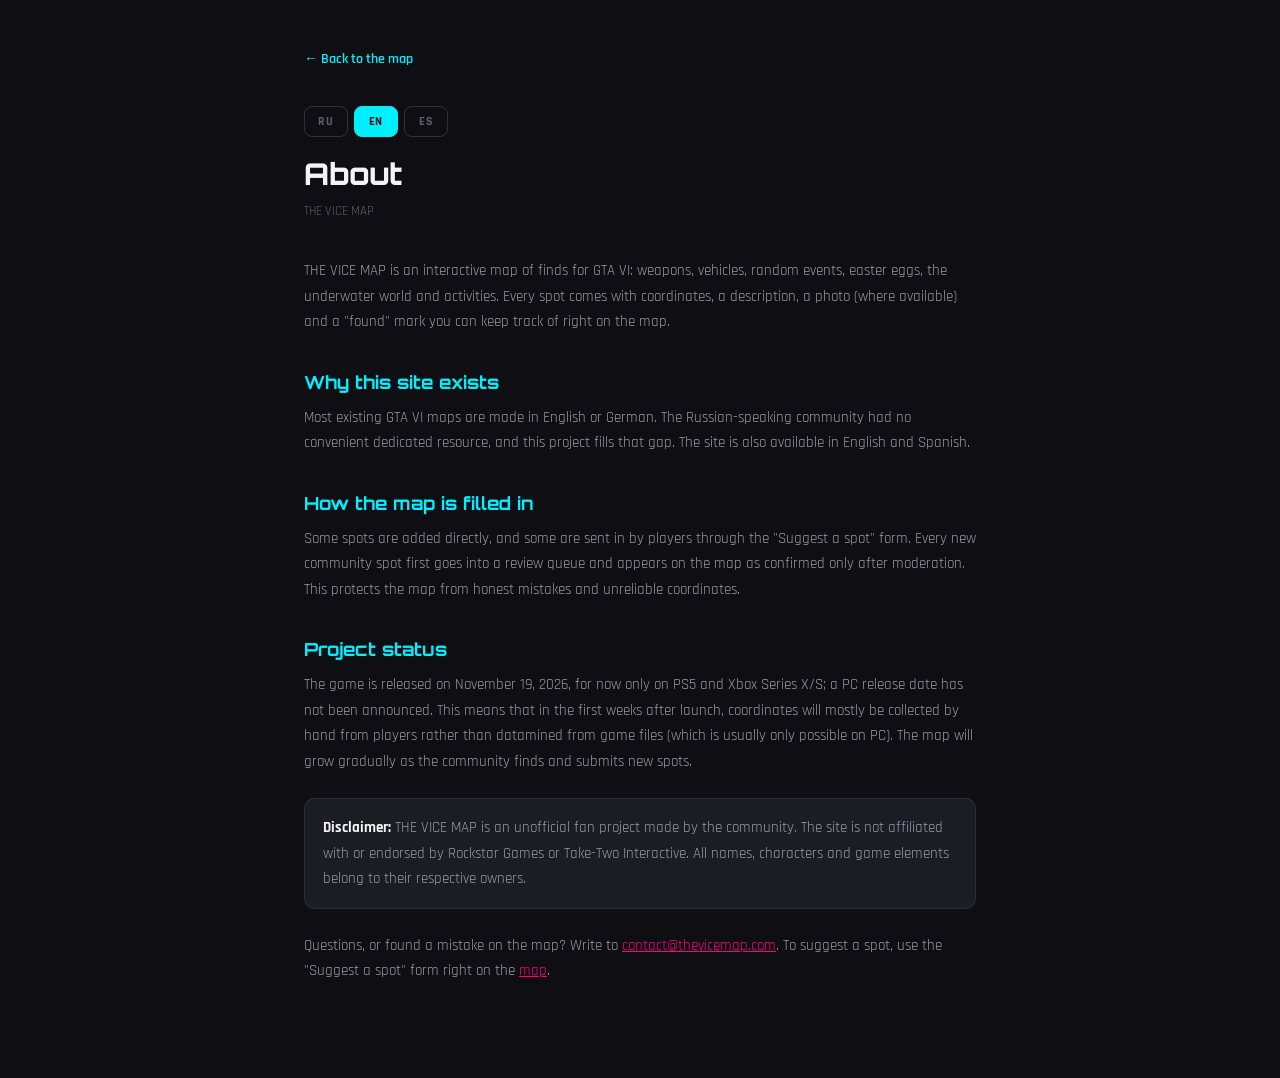
<file: about.html>
<!DOCTYPE html>
<html lang="ru" class="static-page-html" data-title-en="About — THE VICE MAP" data-title-es="Acerca de — THE VICE MAP" data-desc-en="About THE VICE MAP — an unofficial interactive GTA VI map made by the community." data-desc-es="Acerca de THE VICE MAP — un mapa interactivo no oficial de GTA VI hecho por la comunidad.">
<head>
<meta charset="UTF-8">
<meta name="viewport" content="width=device-width, initial-scale=1.0">
<title>О проекте — THE VICE MAP</title>
<meta name="description" content="О проекте THE VICE MAP — неофициальной интерактивной карте GTA VI для русскоязычного комьюнити.">
<meta name="theme-color" content="#0f0f13">
<link rel="canonical" href="https://thevicemap.com/about">
<link rel="icon" href="/icons/icon-192.png">
<link rel="preconnect" href="https://fonts.googleapis.com">
<link href="https://fonts.googleapis.com/css2?family=Orbitron:wght@600;800;900&family=Rajdhani:wght@400;500;600;700&display=swap" rel="stylesheet">
<link rel="stylesheet" href="/style.css">
</head>
<body class="static-page-body">
<main class="static-page">
  <a href="/" class="back-link" data-i18n="page.back">← Назад к карте</a>
  <div class="lang-switch" role="group" aria-label="Language">
    <button type="button" class="lang-btn" data-lang="ru">RU</button>
    <button type="button" class="lang-btn" data-lang="en">EN</button>
    <button type="button" class="lang-btn" data-lang="es">ES</button>
  </div>

  <div data-lang-block="ru">
  <h1 class="page-title">О проекте</h1>
  <p class="page-updated">THE VICE MAP</p>

  <p>THE VICE MAP — интерактивная карта находок для GTA VI: оружие, транспорт, случайные события, пасхалки, подводный мир и активности. Все точки — с координатами, описанием, фото (где есть) и отметкой «найдено», которую можно вести прямо на карте.</p>

  <h2>Почему этот сайт появился</h2>
  <p>Большинство существующих карт для GTA VI делаются на английском или немецком языке. Русскоязычному комьюнити отдельного удобного ресурса не было — этот проект закрывает именно этот пробел. Сайт доступен также на английском и испанском.</p>

  <h2>Как заполняется карта</h2>
  <p>Часть точек добавляется напрямую, часть — присылают сами игроки через форму «Предложить находку». Каждая новая точка от сообщества сначала попадает в очередь на проверку и появляется на карте как подтверждённая только после модерации — это защищает карту от случайных ошибок и недостоверных координат.</p>

  <h2>Статус проекта</h2>
  <p>Игра выходит 19 ноября 2026 года — пока только на PS5 и Xbox Series X/S, дата выхода на PC ещё не объявлена. Это значит, что в первые недели после релиза координаты будут собираться в основном вручную, от игроков, а не из датамайна игровых файлов (это обычно возможно только на PC-версии). Карта будет наполняться постепенно, по мере того как сообщество находит и присылает новые точки.</p>

  <div class="disclaimer-box">
    <p><strong>Отказ от ответственности:</strong> THE VICE MAP — неофициальный фан-проект, созданный сообществом. Сайт не связан с Rockstar Games, Take-Two Interactive и не одобрен ими. Все названия, персонажи и элементы игры принадлежат их правообладателям.</p>
  </div>

  <p>Есть вопросы, нашли ошибку на карте? Пишите на <a href="mailto:contact@thevicemap.com">contact@thevicemap.com</a>. А чтобы предложить находку — используйте форму «Предложить находку» прямо на <a href="/">карте</a>.</p>
  </div>

  <div data-lang-block="en">
  <h1 class="page-title">About</h1>
  <p class="page-updated">THE VICE MAP</p>

  <p>THE VICE MAP is an interactive map of finds for GTA VI: weapons, vehicles, random events, easter eggs, the underwater world and activities. Every spot comes with coordinates, a description, a photo (where available) and a "found" mark you can keep track of right on the map.</p>

  <h2>Why this site exists</h2>
  <p>Most existing GTA VI maps are made in English or German. The Russian-speaking community had no convenient dedicated resource, and this project fills that gap. The site is also available in English and Spanish.</p>

  <h2>How the map is filled in</h2>
  <p>Some spots are added directly, and some are sent in by players through the "Suggest a spot" form. Every new community spot first goes into a review queue and appears on the map as confirmed only after moderation. This protects the map from honest mistakes and unreliable coordinates.</p>

  <h2>Project status</h2>
  <p>The game is released on November 19, 2026, for now only on PS5 and Xbox Series X/S; a PC release date has not been announced. This means that in the first weeks after launch, coordinates will mostly be collected by hand from players rather than datamined from game files (which is usually only possible on PC). The map will grow gradually as the community finds and submits new spots.</p>

  <div class="disclaimer-box">
    <p><strong>Disclaimer:</strong> THE VICE MAP is an unofficial fan project made by the community. The site is not affiliated with or endorsed by Rockstar Games or Take-Two Interactive. All names, characters and game elements belong to their respective owners.</p>
  </div>

  <p>Questions, or found a mistake on the map? Write to <a href="mailto:contact@thevicemap.com">contact@thevicemap.com</a>. To suggest a spot, use the "Suggest a spot" form right on the <a href="/">map</a>.</p>
  </div>

  <div data-lang-block="es">
  <h1 class="page-title">Acerca de</h1>
  <p class="page-updated">THE VICE MAP</p>

  <p>THE VICE MAP es un mapa interactivo de hallazgos de GTA VI: armas, vehículos, eventos aleatorios, secretos, el mundo submarino y actividades. Cada punto incluye coordenadas, descripción, foto (si la hay) y una marca de «encontrado» que puedes llevar directamente en el mapa.</p>

  <h2>Por qué existe este sitio</h2>
  <p>La mayoría de los mapas de GTA VI están hechos en inglés o alemán. La comunidad de habla rusa no tenía un recurso propio y cómodo, y este proyecto cubre ese vacío. El sitio también está disponible en inglés y español.</p>

  <h2>Cómo se completa el mapa</h2>
  <p>Algunos puntos se añaden directamente y otros los envían los propios jugadores mediante el formulario «Sugerir un hallazgo». Cada nuevo punto de la comunidad pasa primero a una cola de revisión y aparece en el mapa como confirmado solo tras la moderación. Esto protege el mapa de errores involuntarios y coordenadas poco fiables.</p>

  <h2>Estado del proyecto</h2>
  <p>El juego sale el 19 de noviembre de 2026, por ahora solo en PS5 y Xbox Series X/S; la fecha para PC aún no se ha anunciado. Esto significa que en las primeras semanas tras el lanzamiento las coordenadas se recopilarán sobre todo a mano, con la ayuda de los jugadores, y no extrayendo datos de los archivos del juego (algo que suele ser posible solo en PC). El mapa irá creciendo poco a poco a medida que la comunidad encuentre y envíe nuevos puntos.</p>

  <div class="disclaimer-box">
    <p><strong>Aviso legal:</strong> THE VICE MAP es un proyecto de fans no oficial, creado por la comunidad. El sitio no tiene relación con Rockstar Games ni Take-Two Interactive, ni cuenta con su aprobación. Todos los nombres, personajes y elementos del juego pertenecen a sus respectivos propietarios.</p>
  </div>

  <p>¿Tienes preguntas o has encontrado un error en el mapa? Escribe a <a href="mailto:contact@thevicemap.com">contact@thevicemap.com</a>. Para sugerir un hallazgo, usa el formulario «Sugerir un hallazgo» directamente en el <a href="/">mapa</a>.</p>
  </div>
</main>
<script src="/i18n.js"></script>
</body>
</html>
</file>
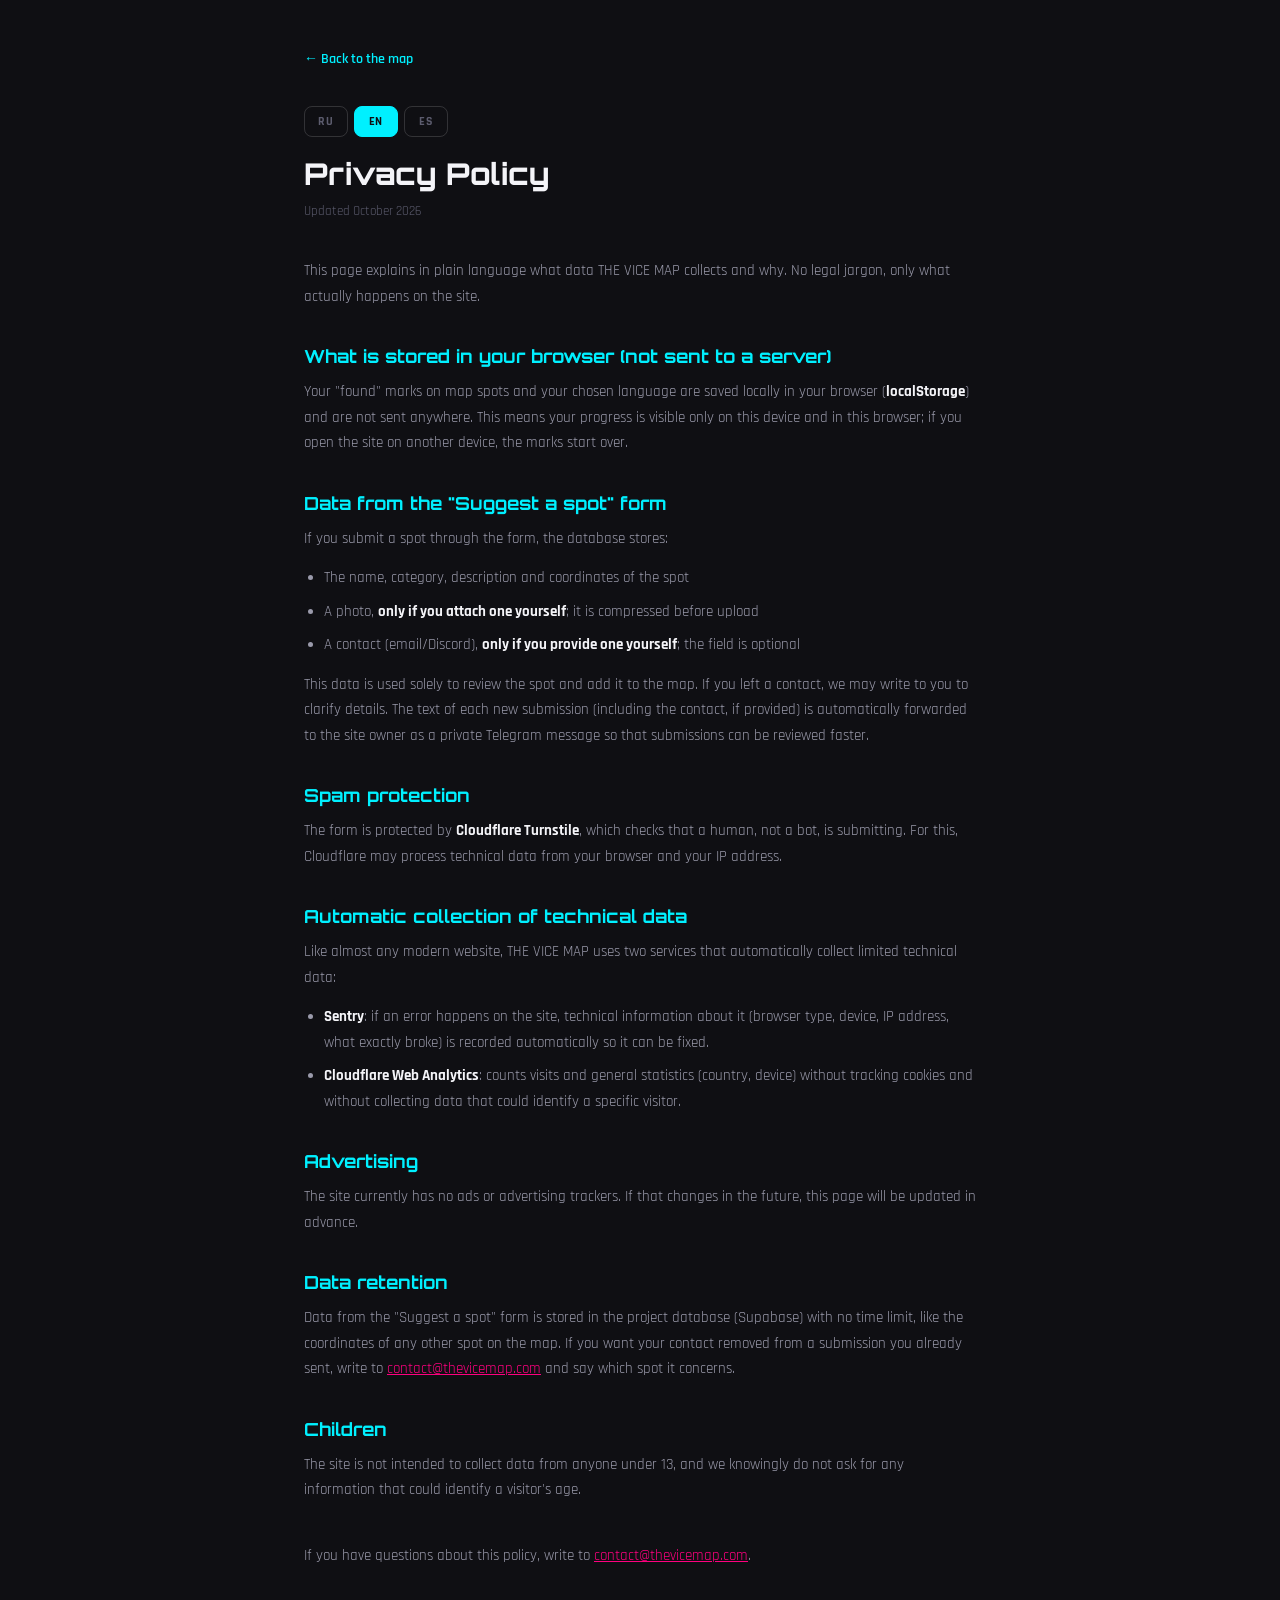
<file: privacy.html>
<!DOCTYPE html>
<html lang="ru" class="static-page-html" data-title-en="Privacy Policy — THE VICE MAP" data-title-es="Política de privacidad — THE VICE MAP" data-desc-en="What data THE VICE MAP collects and how it is used." data-desc-es="Qué datos recoge THE VICE MAP y cómo se utilizan.">
<head>
<meta charset="UTF-8">
<meta name="viewport" content="width=device-width, initial-scale=1.0">
<title>Политика конфиденциальности — THE VICE MAP</title>
<meta name="description" content="Какие данные собирает THE VICE MAP и как они используются.">
<meta name="theme-color" content="#0f0f13">
<link rel="canonical" href="https://thevicemap.com/privacy">
<link rel="icon" href="/icons/icon-192.png">
<link rel="preconnect" href="https://fonts.googleapis.com">
<link href="https://fonts.googleapis.com/css2?family=Orbitron:wght@600;800;900&family=Rajdhani:wght@400;500;600;700&display=swap" rel="stylesheet">
<link rel="stylesheet" href="/style.css">
</head>
<body class="static-page-body">
<main class="static-page">
  <a href="/" class="back-link" data-i18n="page.back">← Назад к карте</a>
  <div class="lang-switch" role="group" aria-label="Language">
    <button type="button" class="lang-btn" data-lang="ru">RU</button>
    <button type="button" class="lang-btn" data-lang="en">EN</button>
    <button type="button" class="lang-btn" data-lang="es">ES</button>
  </div>

  <div data-lang-block="ru">
  <h1 class="page-title">Политика конфиденциальности</h1>
  <p class="page-updated">Обновлено в октябре 2026 года</p>

  <p>Здесь простым языком описано, какие данные собирает THE VICE MAP и зачем. Никакого юридического жаргона — только то, что реально происходит на сайте.</p>

  <h2>Что хранится в вашем браузере (не отправляется на сервер)</h2>
  <p>Отметки «найдено» на точках карты и выбранный язык сохраняются локально в вашем браузере (<strong>localStorage</strong>) и никуда не передаются. Это значит, что прогресс виден только на этом устройстве и в этом браузере — если откроете сайт с другого устройства, отметки начнутся заново.</p>

  <h2>Данные из формы «Предложить находку»</h2>
  <p>Если вы отправляете находку через форму, в базу данных сохраняются:</p>
  <ul>
    <li>Название, категория, описание и координаты находки</li>
    <li>Фото — <strong>только если вы сами его приложили</strong>; перед отправкой оно сжимается</li>
    <li>Контакт (email/Discord) — <strong>только если вы сами его указали</strong>, поле необязательное</li>
  </ul>
  <p>Эти данные используются исключительно для проверки и добавления находки на карту. Если оставили контакт — можем написать, чтобы уточнить детали. Текст новой заявки (включая контакт, если он указан) автоматически пересылается владельцу сайта в личное сообщение в Telegram — чтобы быстрее проверять заявки.</p>

  <h2>Защита от спама</h2>
  <p>Форма защищена сервисом <strong>Cloudflare Turnstile</strong>: он проверяет, что заявку отправляет человек, а не бот. Для этого Cloudflare может обрабатывать технические данные вашего браузера и IP-адрес.</p>

  <h2>Автоматический сбор технических данных</h2>
  <p>Как и почти любой современный сайт, THE VICE MAP использует два сервиса, которые автоматически собирают ограниченные технические данные:</p>
  <ul>
    <li><strong>Sentry</strong> — если на сайте происходит ошибка, автоматически записывается техническая информация о ней (тип браузера, устройство, IP-адрес, что именно сломалось), чтобы её можно было исправить.</li>
    <li><strong>Cloudflare Web Analytics</strong> — считает количество посещений и общую статистику (страна, устройство) без использования отслеживающих cookies и без сбора данных, по которым можно установить личность конкретного посетителя.</li>
  </ul>

  <h2>Реклама и сторонняя реклама</h2>
  <p>На сайте пока нет рекламы и рекламных трекеров. Если это изменится в будущем — эта страница будет обновлена заранее.</p>

  <h2>Хранение данных</h2>
  <p>Данные из формы «Предложить находку» хранятся в базе данных проекта (Supabase) без ограничения по времени — как и координаты любой другой точки на карте. Если хотите, чтобы ваш контакт был удалён из уже отправленной заявки, — напишите на <a href="mailto:contact@thevicemap.com">contact@thevicemap.com</a>, указав, о какой находке речь.</p>

  <h2>Дети</h2>
  <p>Сайт не предназначен для сбора данных о лицах младше 13 лет, и мы сознательно не запрашиваем никакую информацию, которая могла бы идентифицировать возраст посетителя.</p>

  <p style="margin-top: 40px;">Если есть вопросы по этой политике — напишите на <a href="mailto:contact@thevicemap.com">contact@thevicemap.com</a>.</p>
  </div>

  <div data-lang-block="en">
  <h1 class="page-title">Privacy Policy</h1>
  <p class="page-updated">Updated October 2026</p>

  <p>This page explains in plain language what data THE VICE MAP collects and why. No legal jargon, only what actually happens on the site.</p>

  <h2>What is stored in your browser (not sent to a server)</h2>
  <p>Your "found" marks on map spots and your chosen language are saved locally in your browser (<strong>localStorage</strong>) and are not sent anywhere. This means your progress is visible only on this device and in this browser; if you open the site on another device, the marks start over.</p>

  <h2>Data from the "Suggest a spot" form</h2>
  <p>If you submit a spot through the form, the database stores:</p>
  <ul>
    <li>The name, category, description and coordinates of the spot</li>
    <li>A photo, <strong>only if you attach one yourself</strong>; it is compressed before upload</li>
    <li>A contact (email/Discord), <strong>only if you provide one yourself</strong>; the field is optional</li>
  </ul>
  <p>This data is used solely to review the spot and add it to the map. If you left a contact, we may write to you to clarify details. The text of each new submission (including the contact, if provided) is automatically forwarded to the site owner as a private Telegram message so that submissions can be reviewed faster.</p>

  <h2>Spam protection</h2>
  <p>The form is protected by <strong>Cloudflare Turnstile</strong>, which checks that a human, not a bot, is submitting. For this, Cloudflare may process technical data from your browser and your IP address.</p>

  <h2>Automatic collection of technical data</h2>
  <p>Like almost any modern website, THE VICE MAP uses two services that automatically collect limited technical data:</p>
  <ul>
    <li><strong>Sentry</strong>: if an error happens on the site, technical information about it (browser type, device, IP address, what exactly broke) is recorded automatically so it can be fixed.</li>
    <li><strong>Cloudflare Web Analytics</strong>: counts visits and general statistics (country, device) without tracking cookies and without collecting data that could identify a specific visitor.</li>
  </ul>

  <h2>Advertising</h2>
  <p>The site currently has no ads or advertising trackers. If that changes in the future, this page will be updated in advance.</p>

  <h2>Data retention</h2>
  <p>Data from the "Suggest a spot" form is stored in the project database (Supabase) with no time limit, like the coordinates of any other spot on the map. If you want your contact removed from a submission you already sent, write to <a href="mailto:contact@thevicemap.com">contact@thevicemap.com</a> and say which spot it concerns.</p>

  <h2>Children</h2>
  <p>The site is not intended to collect data from anyone under 13, and we knowingly do not ask for any information that could identify a visitor's age.</p>

  <p style="margin-top: 40px;">If you have questions about this policy, write to <a href="mailto:contact@thevicemap.com">contact@thevicemap.com</a>.</p>
  </div>

  <div data-lang-block="es">
  <h1 class="page-title">Política de privacidad</h1>
  <p class="page-updated">Actualizada en octubre de 2026</p>

  <p>Aquí se explica en lenguaje sencillo qué datos recoge THE VICE MAP y para qué. Sin jerga legal: solo lo que realmente ocurre en el sitio.</p>

  <h2>Lo que se guarda en tu navegador (no se envía a ningún servidor)</h2>
  <p>Las marcas de «encontrado» en los puntos del mapa y el idioma elegido se guardan localmente en tu navegador (<strong>localStorage</strong>) y no se envían a ninguna parte. Esto significa que tu progreso solo se ve en este dispositivo y en este navegador; si abres el sitio en otro dispositivo, las marcas empiezan de cero.</p>

  <h2>Datos del formulario «Sugerir un hallazgo»</h2>
  <p>Si envías un hallazgo mediante el formulario, en la base de datos se guardan:</p>
  <ul>
    <li>El nombre, la categoría, la descripción y las coordenadas del hallazgo</li>
    <li>Una foto, <strong>solo si la adjuntas tú</strong>; se comprime antes de subirla</li>
    <li>Un contacto (correo/Discord), <strong>solo si lo indicas tú</strong>; el campo es opcional</li>
  </ul>
  <p>Estos datos se usan únicamente para revisar el hallazgo y añadirlo al mapa. Si dejaste un contacto, podemos escribirte para aclarar detalles. El texto de cada nueva propuesta (incluido el contacto, si lo indicaste) se reenvía automáticamente al propietario del sitio como mensaje privado de Telegram para poder revisar las propuestas más rápido.</p>

  <h2>Protección contra spam</h2>
  <p>El formulario está protegido por <strong>Cloudflare Turnstile</strong>, que comprueba que quien envía es una persona y no un bot. Para ello, Cloudflare puede procesar datos técnicos de tu navegador y tu dirección IP.</p>

  <h2>Recopilación automática de datos técnicos</h2>
  <p>Como casi cualquier sitio web moderno, THE VICE MAP usa dos servicios que recogen automáticamente datos técnicos limitados:</p>
  <ul>
    <li><strong>Sentry</strong>: si ocurre un error en el sitio, se registra automáticamente información técnica sobre él (tipo de navegador, dispositivo, dirección IP, qué falló exactamente) para poder corregirlo.</li>
    <li><strong>Cloudflare Web Analytics</strong>: cuenta las visitas y estadísticas generales (país, dispositivo) sin cookies de seguimiento y sin recopilar datos que permitan identificar a un visitante concreto.</li>
  </ul>

  <h2>Publicidad</h2>
  <p>Por ahora el sitio no tiene anuncios ni rastreadores publicitarios. Si esto cambia en el futuro, esta página se actualizará con antelación.</p>

  <h2>Conservación de los datos</h2>
  <p>Los datos del formulario «Sugerir un hallazgo» se guardan en la base de datos del proyecto (Supabase) sin límite de tiempo, igual que las coordenadas de cualquier otro punto del mapa. Si quieres que se elimine tu contacto de una propuesta ya enviada, escribe a <a href="mailto:contact@thevicemap.com">contact@thevicemap.com</a> indicando de qué hallazgo se trata.</p>

  <h2>Menores</h2>
  <p>El sitio no está destinado a recopilar datos de menores de 13 años, y conscientemente no pedimos ninguna información que pueda identificar la edad de un visitante.</p>

  <p style="margin-top: 40px;">Si tienes preguntas sobre esta política, escribe a <a href="mailto:contact@thevicemap.com">contact@thevicemap.com</a>.</p>
  </div>
</main>
<script src="/i18n.js"></script>
</body>
</html>
</file>
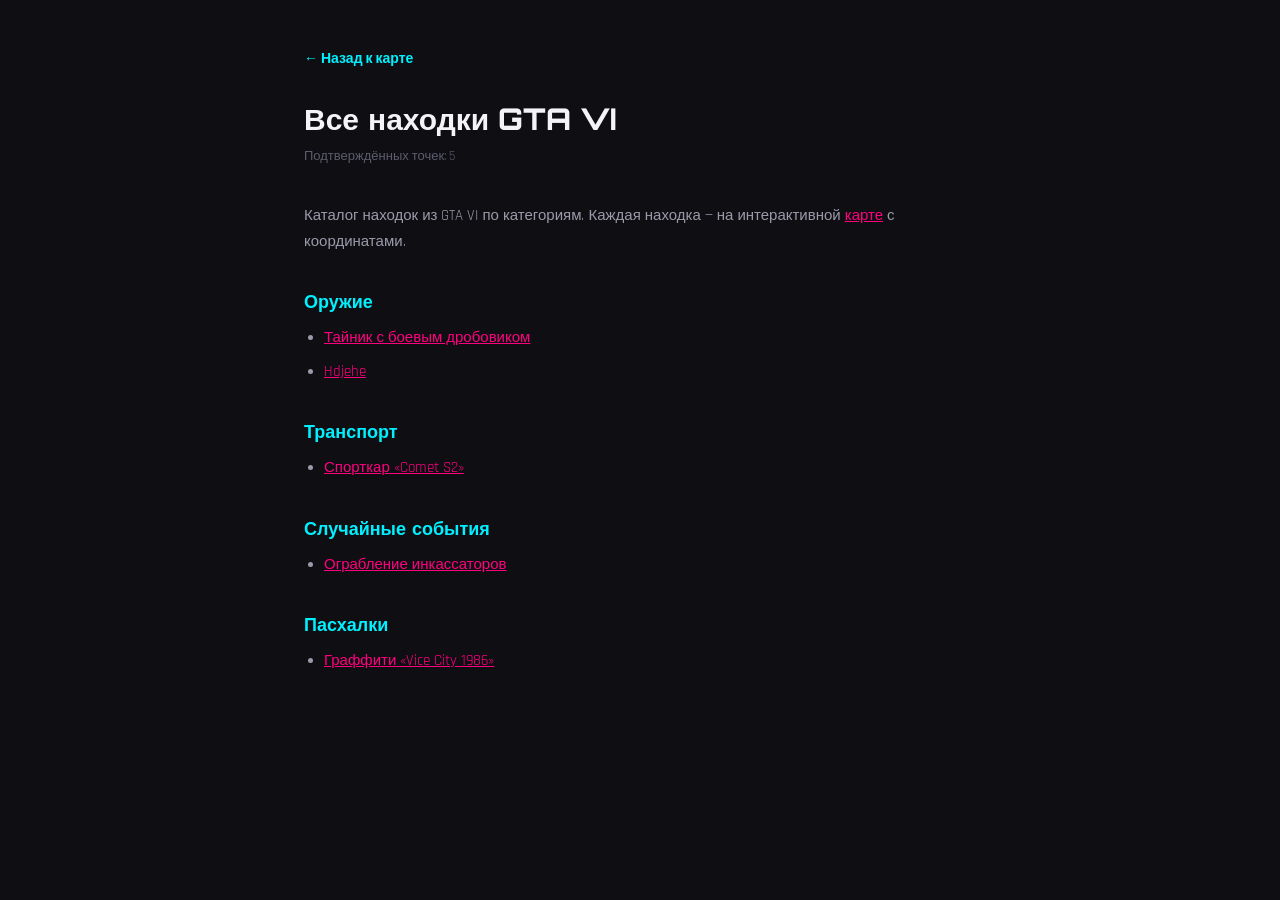
<file: spots.html>
<!DOCTYPE html>
<html lang="ru" class="static-page-html">
<head>
<meta charset="UTF-8">
<meta name="viewport" content="width=device-width, initial-scale=1.0">
<title>Все находки GTA VI на карте — оружие, транспорт, пасхалки | THE VICE MAP</title>
<meta name="description" content="Каталог находок GTA VI на русском: 5 подтверждённых точек с описанием и координатами — оружие, транспорт, события, пасхалки.">
<meta name="theme-color" content="#0f0f13">
<link rel="canonical" href="https://thevicemap.com/spots">
<meta property="og:type" content="website">
<meta property="og:site_name" content="THE VICE MAP">
<meta property="og:title" content="Все находки GTA VI на карте — оружие, транспорт, пасхалки | THE VICE MAP">
<meta property="og:description" content="Каталог находок GTA VI на русском: 5 подтверждённых точек с описанием и координатами — оружие, транспорт, события, пасхалки.">
<meta property="og:url" content="https://thevicemap.com/spots">
<meta property="og:image" content="https://thevicemap.com/og-image.png">
<meta name="twitter:card" content="summary_large_image">
<link rel="icon" href="/icons/icon-192.png">
<link rel="preconnect" href="https://fonts.googleapis.com">
<link href="https://fonts.googleapis.com/css2?family=Orbitron:wght@600;800;900&family=Rajdhani:wght@400;500;600;700&display=swap" rel="stylesheet">
<link rel="stylesheet" href="/style.css">
</head>
<body class="static-page-body">
<main class="static-page">
  <a href="/" class="back-link">← Назад к карте</a>

  <h1 class="page-title">Все находки GTA VI</h1>
  <p class="page-updated">Подтверждённых точек: 5</p>
  <p>Каталог находок из GTA VI по категориям. Каждая находка — на интерактивной <a href="/">карте</a> с координатами.</p>
  <h2>Оружие</h2>
  <ul class="spot-list"><li><a href="/spot/loc-001">Тайник с боевым дробовиком</a></li><li><a href="/spot/loc-9279">Hdjehe</a></li></ul>
  <h2>Транспорт</h2>
  <ul class="spot-list"><li><a href="/spot/loc-002">Спорткар «Comet S2»</a></li></ul>
  <h2>Случайные события</h2>
  <ul class="spot-list"><li><a href="/spot/loc-003">Ограбление инкассаторов</a></li></ul>
  <h2>Пасхалки</h2>
  <ul class="spot-list"><li><a href="/spot/loc-004">Граффити «Vice City 1986»</a></li></ul>
  
  
</main>
</body>
</html>
</file>
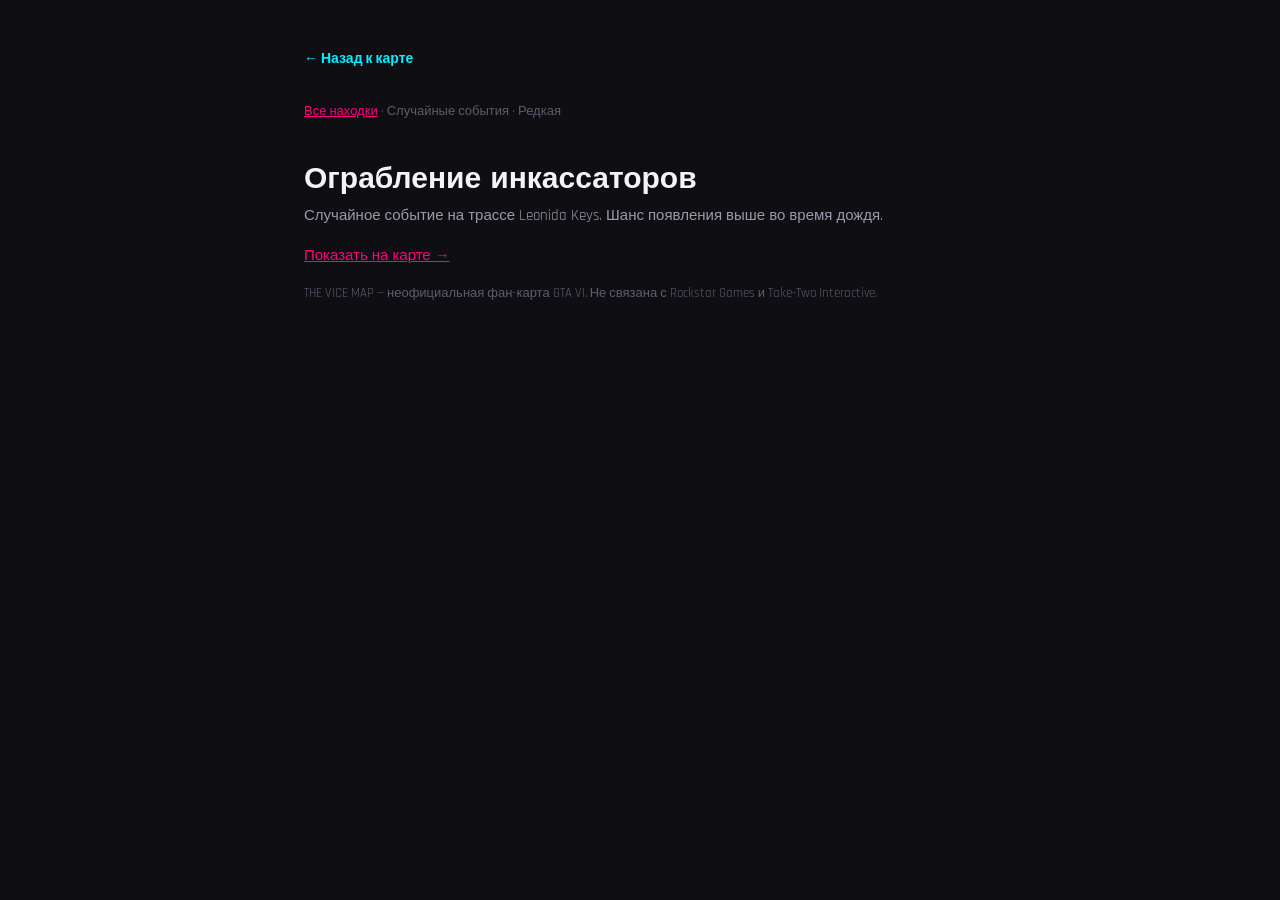
<file: spot/loc-003.html>
<!DOCTYPE html>
<html lang="ru" class="static-page-html">
<head>
<meta charset="UTF-8">
<meta name="viewport" content="width=device-width, initial-scale=1.0">
<title>Ограбление инкассаторов — GTA VI, случайные события | THE VICE MAP</title>
<meta name="description" content="Ограбление инкассаторов: Случайное событие на трассе Leonida Keys. Шанс появления выше во время дождя.">
<meta name="theme-color" content="#0f0f13">
<link rel="canonical" href="https://thevicemap.com/spot/loc-003">
<meta property="og:type" content="website">
<meta property="og:site_name" content="THE VICE MAP">
<meta property="og:title" content="Ограбление инкассаторов — GTA VI, случайные события | THE VICE MAP">
<meta property="og:description" content="Ограбление инкассаторов: Случайное событие на трассе Leonida Keys. Шанс появления выше во время дождя.">
<meta property="og:url" content="https://thevicemap.com/spot/loc-003">
<meta property="og:image" content="https://thevicemap.com/og-image.png">
<meta name="twitter:card" content="summary_large_image">
<link rel="icon" href="/icons/icon-192.png">
<link rel="preconnect" href="https://fonts.googleapis.com">
<link href="https://fonts.googleapis.com/css2?family=Orbitron:wght@600;800;900&family=Rajdhani:wght@400;500;600;700&display=swap" rel="stylesheet">
<link rel="stylesheet" href="/style.css">
</head>
<body class="static-page-body">
<main class="static-page">
  <a href="/" class="back-link">← Назад к карте</a>

  <p class="page-updated"><a href="/spots">Все находки</a> · Случайные события · Редкая</p>
  <h1 class="page-title">Ограбление инкассаторов</h1>
  
  <p>Случайное событие на трассе Leonida Keys. Шанс появления выше во время дождя.</p>
  <p><a class="spot-cta" href="/#loc-003">Показать на карте →</a></p>
  
  <p class="page-updated">THE VICE MAP — неофициальная фан-карта GTA VI. Не связана с Rockstar Games и Take-Two Interactive.</p>
  <script type="application/ld+json">{"@context":"https://schema.org","@type":"Article","headline":"Ограбление инкассаторов","description":"Случайное событие на трассе Leonida Keys. Шанс появления выше во время дождя.","inLanguage":"ru","mainEntityOfPage":"https://thevicemap.com/spot/loc-003","publisher":{"@type":"Organization","name":"THE VICE MAP","url":"https://thevicemap.com"}}</script>
</main>
</body>
</html>
</file>
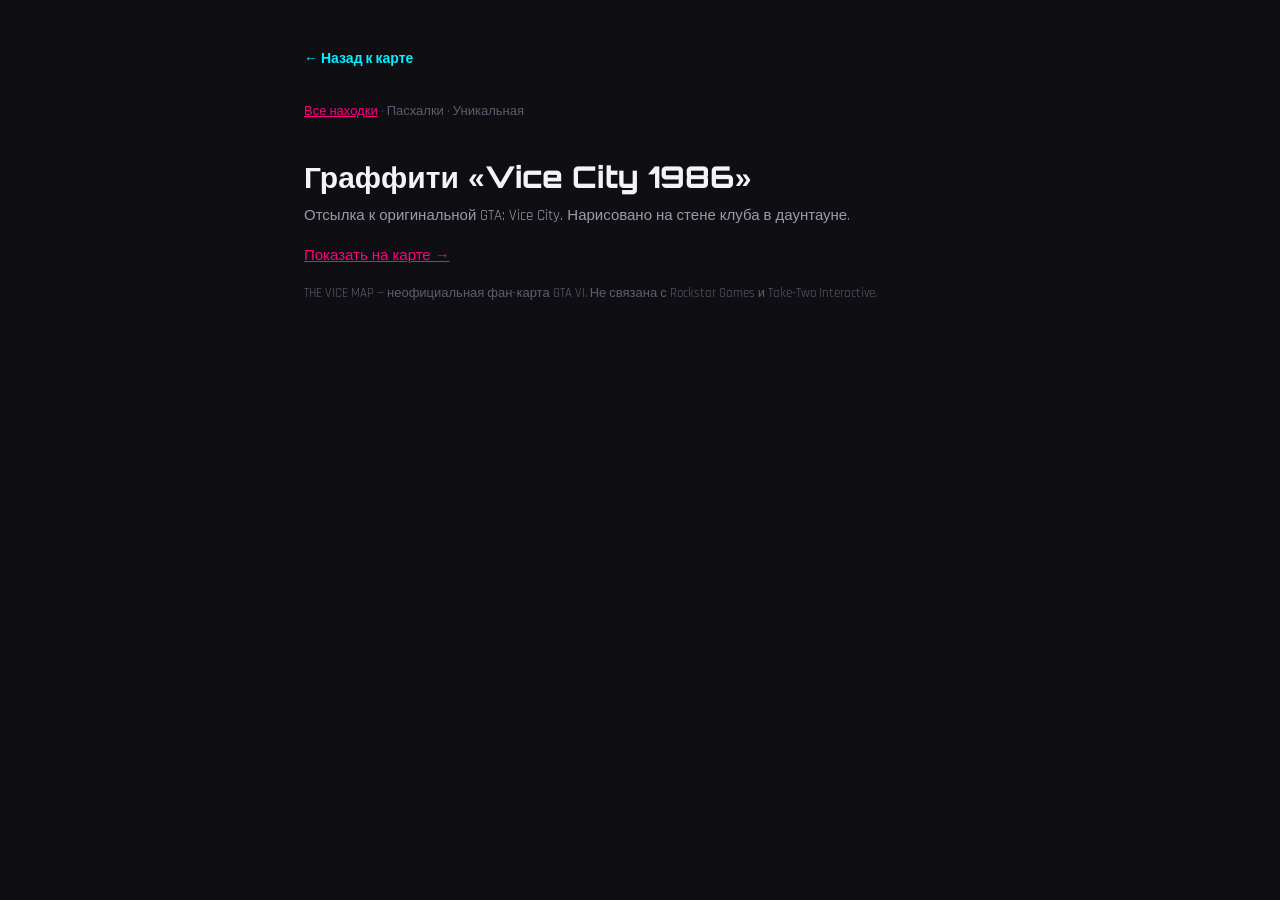
<file: spot/loc-004.html>
<!DOCTYPE html>
<html lang="ru" class="static-page-html">
<head>
<meta charset="UTF-8">
<meta name="viewport" content="width=device-width, initial-scale=1.0">
<title>Граффити «Vice City 1986» — GTA VI, пасхалки | THE VICE MAP</title>
<meta name="description" content="Граффити «Vice City 1986»: Отсылка к оригинальной GTA: Vice City. Нарисовано на стене клуба в даунтауне.">
<meta name="theme-color" content="#0f0f13">
<link rel="canonical" href="https://thevicemap.com/spot/loc-004">
<meta property="og:type" content="website">
<meta property="og:site_name" content="THE VICE MAP">
<meta property="og:title" content="Граффити «Vice City 1986» — GTA VI, пасхалки | THE VICE MAP">
<meta property="og:description" content="Граффити «Vice City 1986»: Отсылка к оригинальной GTA: Vice City. Нарисовано на стене клуба в даунтауне.">
<meta property="og:url" content="https://thevicemap.com/spot/loc-004">
<meta property="og:image" content="https://thevicemap.com/og-image.png">
<meta name="twitter:card" content="summary_large_image">
<link rel="icon" href="/icons/icon-192.png">
<link rel="preconnect" href="https://fonts.googleapis.com">
<link href="https://fonts.googleapis.com/css2?family=Orbitron:wght@600;800;900&family=Rajdhani:wght@400;500;600;700&display=swap" rel="stylesheet">
<link rel="stylesheet" href="/style.css">
</head>
<body class="static-page-body">
<main class="static-page">
  <a href="/" class="back-link">← Назад к карте</a>

  <p class="page-updated"><a href="/spots">Все находки</a> · Пасхалки · Уникальная</p>
  <h1 class="page-title">Граффити «Vice City 1986»</h1>
  
  <p>Отсылка к оригинальной GTA: Vice City. Нарисовано на стене клуба в даунтауне.</p>
  <p><a class="spot-cta" href="/#loc-004">Показать на карте →</a></p>
  
  <p class="page-updated">THE VICE MAP — неофициальная фан-карта GTA VI. Не связана с Rockstar Games и Take-Two Interactive.</p>
  <script type="application/ld+json">{"@context":"https://schema.org","@type":"Article","headline":"Граффити «Vice City 1986»","description":"Отсылка к оригинальной GTA: Vice City. Нарисовано на стене клуба в даунтауне.","inLanguage":"ru","mainEntityOfPage":"https://thevicemap.com/spot/loc-004","publisher":{"@type":"Organization","name":"THE VICE MAP","url":"https://thevicemap.com"}}</script>
</main>
</body>
</html>
</file>
<file: style.css>
/* =========================================================
   THE VICE MAP — style.css
   ========================================================= */

:root {
  --bg-base:      #0f0f13;
  --bg-panel:     #16161d;
  --bg-panel-2:   #1c1c25;
  --line:         rgba(255, 255, 255, 0.08);

  --pink:         #ff007f;
  --pink-soft:    rgba(255, 0, 127, 0.15);
  --cyan:         #00f0ff;
  --cyan-soft:    rgba(0, 240, 255, 0.15);

  --text-hi:      #f4f4f8;
  --text-mid:     #9a9aab;
  --text-low:     #5c5c6e;

  --radius:       10px;
  --sidebar-w:    340px;

  --font-display: 'Orbitron', sans-serif;
  --font-body:    'Rajdhani', sans-serif;
}

* { box-sizing: border-box; }

html, body {
  margin: 0;
  padding: 0;
  height: 100%;
  background: var(--bg-base);
  color: var(--text-hi);
  font-family: var(--font-body);
  overflow: hidden;
}

/* Текстовые страницы (About, Privacy) — не карта, им нужна обычная
   прокрутка документа, а не overflow:hidden, который нужен только для
   страницы с картой (там скроллится сама карта, а не body). */
html.static-page-html,
body.static-page-body {
  overflow-y: auto;
  height: auto;
  min-height: 100%;
}

@media (prefers-reduced-motion: reduce) {
  *, *::before, *::after { animation-duration: 0.01ms !important; transition-duration: 0.01ms !important; }
}

button:focus-visible,
input:focus-visible,
.leaflet-marker-icon:focus-visible {
  outline: 2px solid var(--cyan);
  outline-offset: 2px;
}

#map {
  position: absolute;
  inset: 0;
  left: var(--sidebar-w);
  background: #0a0a0d;
  transition: left 0.25s ease;
}

/* САЙДБАР */
.sidebar {
  position: fixed;
  top: 0;
  left: 0;
  bottom: 0;
  width: var(--sidebar-w);
  background: linear-gradient(180deg, var(--bg-panel) 0%, var(--bg-base) 100%);
  border-right: 1px solid var(--line);
  z-index: 900;
  display: flex;
  flex-direction: column;
  transition: transform 0.3s cubic-bezier(0.4, 0, 0.2, 1);
}

.sidebar-scroll {
  flex: 1;
  overflow-y: auto;
  padding: 28px 20px 12px;
}

.sidebar-scroll::-webkit-scrollbar { width: 6px; }
.sidebar-scroll::-webkit-scrollbar-thumb { background: var(--pink); border-radius: 4px; }

.brand { margin-bottom: 26px; }

.brand-title {
  font-family: var(--font-display);
  font-weight: 900;
  font-size: 26px;
  letter-spacing: 1px;
  margin: 0;
  color: var(--text-hi);
  text-shadow: 0 0 18px var(--pink-soft);
}

.brand-title-accent {
  color: var(--cyan);
  text-shadow: 0 0 18px var(--cyan-soft), 0 0 4px var(--cyan);
}

.brand-subtitle {
  margin: 6px 0 0;
  font-size: 13px;
  color: var(--text-low);
  font-weight: 500;
}

.search-box {
  position: relative;
  margin-bottom: 28px;
}

.search-box-icon {
  position: absolute;
  left: 12px;
  top: 50%;
  transform: translateY(-50%);
  width: 16px;
  height: 16px;
  color: var(--text-low);
  pointer-events: none;
}

.search-box-input {
  width: 100%;
  background: var(--bg-panel-2);
  border: 1px solid var(--line);
  border-radius: var(--radius);
  padding: 11px 12px 11px 36px;
  color: var(--text-hi);
  font-family: var(--font-body);
  font-size: 15px;
  font-weight: 500;
  transition: border-color 0.2s, box-shadow 0.2s;
}

.search-box-input::placeholder { color: var(--text-low); }

.search-box-input:focus {
  outline: none;
  border-color: var(--cyan);
  box-shadow: 0 0 0 3px var(--cyan-soft);
}

.filters-head {
  display: flex;
  align-items: center;
  justify-content: space-between;
  margin: 0 0 10px 2px;
}

.filters-head .filters-label { margin: 0; }

.filters-quick {
  display: flex;
  gap: 6px;
}

.filters-quick-btn {
  background: transparent;
  border: 1px solid var(--line);
  color: var(--text-mid);
  font-family: var(--font-body);
  font-weight: 600;
  font-size: 11px;
  padding: 4px 9px;
  border-radius: 20px;
  cursor: pointer;
  transition: border-color 0.15s, color 0.15s;
}

.filters-quick-btn:hover {
  border-color: var(--cyan);
  color: var(--cyan);
}

.filters-label {
  font-size: 12px;
  font-weight: 700;
  color: var(--text-low);
  letter-spacing: 0.5px;
  margin: 0 0 10px 2px;
}

.filter-list {
  display: flex;
  flex-direction: column;
  gap: 6px;
}

.filter-item {
  display: flex;
  align-items: center;
  gap: 10px;
  padding: 10px 10px;
  border-radius: var(--radius);
  cursor: pointer;
  border: 1px solid transparent;
  transition: background 0.15s, border-color 0.15s;
}

.filter-item:hover { background: var(--bg-panel-2); }
.filter-item input[type="checkbox"] { display: none; }

.filter-swatch {
  width: 20px;
  height: 20px;
  border-radius: 5px;
  border: 2px solid var(--cat-color, var(--pink));
  flex-shrink: 0;
  display: flex;
  align-items: center;
  justify-content: center;
  transition: background 0.15s, box-shadow 0.15s;
}

.filter-item input:checked ~ .filter-swatch {
  background: var(--cat-color, var(--pink));
  box-shadow: 0 0 10px var(--cat-color, var(--pink));
}

.filter-swatch svg {
  width: 12px;
  height: 12px;
  color: var(--bg-base);
  opacity: 0;
  transition: opacity 0.15s;
}

.filter-item input:checked ~ .filter-swatch svg { opacity: 1; }

.filter-name {
  flex: 1;
  font-size: 15px;
  font-weight: 600;
  color: var(--text-hi);
  display: flex;
  align-items: center;
  gap: 6px;
}

/* SVG-иконка категории теперь используется и тут (не только на маркерах) —
   без явного размера браузер отрисует её в дефолтные 300×150px */
.filter-name svg {
  width: 14px;
  height: 14px;
  flex-shrink: 0;
  color: white; /* некоторые иконки используют currentColor вместо явного fill */
}

.filter-count {
  font-size: 12px;
  font-weight: 600;
  color: var(--text-low);
  background: var(--bg-panel-2);
  border-radius: 20px;
  padding: 2px 8px;
  min-width: 22px;
  text-align: center;
}

.filter-item.is-off .filter-name,
.filter-item.is-off .filter-count { color: var(--text-low); }

/* Тогл «показывать неподтверждённые точки» */
.toggle-row {
  display: flex;
  align-items: center;
  gap: 8px;
  margin-top: 10px;
  padding: 8px 10px;
  font-size: 12px;
  font-weight: 600;
  color: var(--text-mid);
  cursor: pointer;
}

.toggle-row input[type="checkbox"] {
  accent-color: var(--cyan);
  width: 14px;
  height: 14px;
  cursor: pointer;
}

.progress-box {
  margin-top: 30px;
  padding: 16px;
  background: var(--bg-panel-2);
  border-radius: var(--radius);
  border: 1px solid var(--line);
}

.progress-box-row {
  display: flex;
  justify-content: space-between;
  font-size: 13px;
  font-weight: 600;
  color: var(--text-mid);
  margin-bottom: 10px;
}

#progressText { color: var(--cyan); }

.progress-track {
  height: 6px;
  border-radius: 4px;
  background: var(--bg-base);
  overflow: hidden;
  margin-bottom: 14px;
}

.progress-fill {
  height: 100%;
  width: 0%;
  background: linear-gradient(90deg, var(--pink), var(--cyan));
  transition: width 0.35s ease;
}

.reset-btn {
  width: 100%;
  background: transparent;
  border: 1px solid var(--line);
  color: var(--text-mid);
  font-family: var(--font-body);
  font-weight: 600;
  font-size: 13px;
  padding: 9px;
  border-radius: 8px;
  cursor: pointer;
  transition: border-color 0.15s, color 0.15s;
}

.reset-btn:hover {
  border-color: var(--pink);
  color: var(--pink);
}

.sidebar-footer {
  padding: 14px 20px;
  border-top: 1px solid var(--line);
  font-size: 11px;
  line-height: 1.5;
  color: var(--text-low);
  display: flex;
  align-items: flex-start;
  gap: 8px;
}

.sidebar-footer .pulse-dot { margin-top: 3px; }

.pulse-dot {
  width: 7px;
  height: 7px;
  border-radius: 50%;
  background: var(--cyan);
  box-shadow: 0 0 6px var(--cyan);
  animation: pulse-dot 2s infinite;
  flex-shrink: 0;
}

@keyframes pulse-dot {
  0%, 100% { opacity: 1; }
  50% { opacity: 0.35; }
}

.hamburger {
  display: none;
  position: fixed;
  top: 14px;
  left: 14px;
  z-index: 1100;
  width: 44px;
  height: 44px;
  background: var(--bg-panel);
  border: 1px solid var(--line);
  border-radius: 8px;
  flex-direction: column;
  align-items: center;
  justify-content: center;
  gap: 5px;
  cursor: pointer;
}

.hamburger span {
  width: 20px;
  height: 2px;
  background: var(--text-hi);
  border-radius: 2px;
  transition: transform 0.25s ease, opacity 0.25s ease;
}

.hamburger.is-open span:nth-child(1) { transform: translateY(7px) rotate(45deg); }
.hamburger.is-open span:nth-child(2) { opacity: 0; }
.hamburger.is-open span:nth-child(3) { transform: translateY(-7px) rotate(-45deg); }

.overlay {
  display: none;
  position: fixed;
  inset: 0;
  background: rgba(0, 0, 0, 0.55);
  z-index: 850;
  opacity: 0;
  pointer-events: none;
  transition: opacity 0.25s ease;
}

.overlay.is-visible {
  opacity: 1;
  pointer-events: auto;
}

/* МАРКЕРЫ LEAFLET */
.leo-marker {
  width: 18px;
  height: 18px;
  border-radius: 50%;
  background: var(--m-color, var(--pink));
  border: 2px solid rgba(255,255,255,0.85);
  box-shadow: 0 0 10px var(--m-color, var(--pink)), 0 0 2px rgba(0,0,0,0.6);
  transition: transform 0.15s ease, opacity 0.3s ease;
  display: flex;
  align-items: center;
  justify-content: center;
  position: relative; /* нужно для позиционирования хвостика-указателя ниже */
}

/* Треугольный хвостик снизу — превращает кружок в форму метки-«капли»,
   как на большинстве игровых карт (GTA5-map и подобные). Сделан через
   ::after, а не через поворот всего элемента — так все существующие
   эффекты (hover, пульсация при ссылке, свечение редкости, fade-out)
   продолжают работать без единой правки, они не знают о хвостике вообще. */
.leo-marker::after {
  content: '';
  position: absolute;
  left: 50%;
  top: 100%;
  width: 0;
  height: 0;
  border-left: 5px solid transparent;
  border-right: 5px solid transparent;
  border-top: 7px solid var(--m-color, var(--pink));
  transform: translateX(-50%);
  filter: drop-shadow(0 1px 1px rgba(0,0,0,0.5));
}

/* SVG-иконка категории внутри кружка маркера */
.leo-marker-icon {
  display: flex;
  /* лёгкая тень для контраста на светлых цветах маркера (жёлтый/циан) */
  filter: drop-shadow(0 0 1px rgba(0,0,0,0.6));
}

.leo-marker-icon svg {
  width: 10px;
  height: 10px;
  display: block;
  color: white; /* некоторые иконки используют currentColor вместо явного fill */
}

.leo-marker:hover { transform: scale(1.25); }

.leo-marker.is-found {
  opacity: 0.4;
  filter: grayscale(0.6);
}

.leo-marker.fade-out { opacity: 0 !important; transform: scale(0.3); }

/* Пульсирующая обводка при переходе по прямой ссылке (#loc-002) —
   привлекает взгляд к нужному маркеру на карте. 3 импульса ≈ 2.7с,
   совпадает с таймаутом снятия класса в JS (highlightMarker). */
@keyframes leo-marker-pulse-ring {
  0%   { box-shadow: 0 0 0 0 rgba(255,255,255,0.9), 0 0 10px var(--m-color, var(--pink)); transform: scale(1); }
  50%  { box-shadow: 0 0 0 12px rgba(255,255,255,0), 0 0 18px var(--m-color, var(--pink)); transform: scale(1.2); }
  100% { box-shadow: 0 0 0 0 rgba(255,255,255,0), 0 0 10px var(--m-color, var(--pink)); transform: scale(1); }
}

.leo-marker.is-highlighted {
  animation: leo-marker-pulse-ring 0.9s ease-out 3;
}

/* Редкость: rare/unique получают более крупный маркер и усиленное свечение */
.leo-marker.rarity-rare {
  width: 20px; height: 20px;
  box-shadow: 0 0 14px var(--m-color, var(--pink)), 0 0 3px rgba(0,0,0,0.6);
}
.leo-marker.rarity-rare .leo-marker-icon svg { width: 12px; height: 12px; }
.leo-marker.rarity-rare::after {
  border-left-width: 6px; border-right-width: 6px; border-top-width: 8px;
}

.leo-marker.rarity-unique {
  width: 24px; height: 24px;
  border-width: 3px;
  box-shadow: 0 0 20px var(--m-color, var(--pink)), 0 0 40px var(--m-color, var(--pink)), 0 0 4px rgba(0,0,0,0.6);
}
.leo-marker.rarity-unique .leo-marker-icon svg { width: 14px; height: 14px; }
.leo-marker.rarity-unique::after {
  border-left-width: 7px; border-right-width: 7px; border-top-width: 9px;
}

/* Точки, ожидающие проверки модератором — видны только при включённом тогле,
   визуально отличаются пунктирной обводкой и приглушённостью */
.leo-marker.is-unverified {
  opacity: 0.55;
  border-style: dashed;
  border-color: #fff;
}

/* ПОПАП */
.leaflet-popup.leo-popup .leaflet-popup-content-wrapper {
  background: var(--bg-panel);
  color: var(--text-hi);
  border-radius: 10px;
  border: 1px solid var(--pop-color, var(--pink));
  box-shadow: 0 0 0 1px rgba(0,0,0,0.4), 0 0 24px var(--pop-glow, var(--pink-soft));
  padding: 0;
  overflow: hidden;
}

.leaflet-popup.leo-popup .leaflet-popup-content { margin: 0; width: 250px !important; }

/* Админ-попап (форма картографа) шире обычных — своя ширина, чтобы не
   зависеть от общего правила выше и не обрезаться overflow:hidden у
   .leaflet-popup-content-wrapper */
.leaflet-popup.admin-popup .leaflet-popup-content { width: 280px !important; }

.leaflet-popup.leo-popup .leaflet-popup-tip { background: var(--pop-color, var(--pink)); }
.leaflet-popup.leo-popup .leaflet-popup-close-button {
  color: #fff !important;
  font-size: 18px !important;
  padding: 6px 8px 0 0 !important;
  z-index: 10;
  text-shadow: 0 1px 3px rgba(0,0,0,0.8);
}

.leo-popup-inner { font-family: var(--font-body); }

.leo-popup-band {
  height: 4px;
  background: var(--pop-color, var(--pink));
  box-shadow: 0 0 8px var(--pop-color, var(--pink));
}

/* СТИЛИ ДЛЯ ИЗОБРАЖЕНИЯ В ПОПАПЕ */
.leo-popup-img-wrap {
  width: 100%;
  height: 130px;
  overflow: hidden;
  background: var(--bg-base);
  border-bottom: 1px solid var(--line);
}

.leo-popup-img {
  width: 100%;
  height: 100%;
  object-fit: cover;
  display: block;
  transition: transform 0.3s ease;
}

.leo-popup-img-wrap:hover .leo-popup-img {
  transform: scale(1.05);
}

.leo-popup-body { padding: 14px 16px 16px; }

/* Бейдж редкости рядом с категорией */
.leo-popup-rarity {
  font-weight: 700;
}
.leo-popup-rarity.rarity-rare { color: var(--cyan); }
.leo-popup-rarity.rarity-unique { color: #ffd400; }

/* Тэги условий (ночь/дождь/нужен инструмент и т.д.) */
.leo-popup-tags {
  display: flex;
  flex-wrap: wrap;
  gap: 5px;
  margin: 0 0 12px;
}

.leo-popup-tag {
  font-size: 11px;
  font-weight: 600;
  color: var(--text-mid);
  background: var(--bg-panel-2);
  border: 1px solid var(--line);
  border-radius: 20px;
  padding: 3px 9px;
}

/* Баннер «точка ожидает проверки модератором» */
.leo-popup-unverified {
  font-size: 11px;
  font-weight: 700;
  color: #ffd400;
  background: rgba(255, 212, 0, 0.1);
  border: 1px solid rgba(255, 212, 0, 0.35);
  border-radius: 6px;
  padding: 6px 8px;
  margin-bottom: 10px;
}

.leo-popup-approve-btn {
  display: block;
  width: 100%;
  margin-top: 6px;
  background: transparent;
  border: 1px solid #ffd400;
  color: #ffd400;
  font-family: var(--font-body);
  font-weight: 700;
  font-size: 12px;
  padding: 6px;
  border-radius: 6px;
  cursor: pointer;
  transition: background 0.15s, color 0.15s;
}

.leo-popup-approve-btn:hover:not(:disabled) { background: #ffd400; color: var(--bg-base); }
.leo-popup-approve-btn:disabled { opacity: 0.6; cursor: not-allowed; }

.leo-popup-category {
  font-size: 11px;
  font-weight: 700;
  color: var(--pop-color, var(--pink));
  margin-bottom: 4px;
  display: flex;
  align-items: center;
  gap: 5px;
}

/* Без явного размера SVG-иконка рендерится в дефолтные 300×150px */
.leo-popup-category svg {
  width: 13px;
  height: 13px;
  flex-shrink: 0;
  color: var(--pop-color, var(--pink)); /* для иконок на currentColor (транспорт, активности) */
}

.leo-popup-title {
  font-family: var(--font-display);
  font-size: 16px;
  font-weight: 700;
  margin: 0 0 8px;
  color: var(--text-hi);
  line-height: 1.25;
}

.leo-popup-desc {
  font-size: 14px;
  font-weight: 500;
  color: var(--text-mid);
  line-height: 1.4;
  margin: 0 0 14px;
}

.leo-popup-btn {
  width: 100%;
  border: 1px solid var(--pop-color, var(--pink));
  background: transparent;
  color: var(--pop-color, var(--pink));
  font-family: var(--font-body);
  font-weight: 700;
  font-size: 13px;
  padding: 9px;
  border-radius: 7px;
  cursor: pointer;
  transition: background 0.15s, color 0.15s;
}

.leo-popup-btn:hover { background: var(--pop-color, var(--pink)); color: var(--bg-base); }

.leo-popup-btn.is-active {
  background: var(--pop-color, var(--pink));
  color: var(--bg-base);
}

/* Ряд действий в попапе: кнопка "найдено" (растягивается) + компактная
   кнопка "поделиться" рядом */
.leo-popup-actions {
  display: flex;
  gap: 8px;
}

.leo-popup-actions .leo-popup-btn { flex: 1; }

.leo-popup-share-btn {
  flex-shrink: 0;
  width: 38px;
  border: 1px solid var(--pop-color, var(--pink));
  background: transparent;
  color: var(--pop-color, var(--pink));
  font-size: 15px;
  border-radius: 7px;
  cursor: pointer;
  transition: background 0.15s, color 0.15s;
}

.leo-popup-edit-btn {
  background: transparent;
  border: 1px solid var(--cyan);
  color: var(--cyan);
  font-family: var(--font-body);
  font-weight: 600;
  font-size: 12px;
  padding: 7px;
  border-radius: 7px;
  cursor: pointer;
  transition: background 0.15s, color 0.15s;
}

.leo-popup-edit-btn:hover:not(:disabled) { background: var(--cyan); color: var(--bg-base); }
.leo-popup-edit-btn:disabled { opacity: 0.6; cursor: not-allowed; }

.leo-popup-delete-btn {
  display: block;
  width: 100%;
  margin-top: 8px;
  background: transparent;
  border: 1px solid var(--text-low);
  color: var(--text-low);
  font-family: var(--font-body);
  font-weight: 600;
  font-size: 12px;
  padding: 7px;
  border-radius: 7px;
  cursor: pointer;
  transition: border-color 0.15s, color 0.15s, background 0.15s;
}

.leo-popup-delete-btn:hover:not(:disabled) { border-color: #ff3b3b; color: #ff3b3b; }

.leo-popup-delete-btn.is-confirming {
  border-color: #ff3b3b;
  background: #ff3b3b;
  color: #fff;
}

.leo-popup-delete-btn:disabled { opacity: 0.6; cursor: not-allowed; }

.leo-popup-share-btn:hover,
.leo-popup-share-btn.is-copied {
  background: var(--pop-color, var(--pink));
  color: var(--bg-base);
}

.suggest-btn {
  width: 100%;
  margin-top: 14px;
  background: transparent;
  border: 1px solid var(--cyan);
  color: var(--cyan);
  font-family: var(--font-body);
  font-weight: 700;
  font-size: 14px;
  padding: 11px;
  border-radius: var(--radius);
  cursor: pointer;
  transition: background 0.15s, color 0.15s, box-shadow 0.15s;
}

.suggest-btn:hover {
  background: var(--cyan);
  color: var(--bg-base);
  box-shadow: 0 0 16px var(--cyan-soft);
}

/* МОДАЛКА */
.modal-overlay {
  position: fixed;
  inset: 0;
  background: rgba(0, 0, 0, 0.65);
  z-index: 1300;
  opacity: 0;
  pointer-events: none;
  transition: opacity 0.25s ease;
}

.modal-overlay.is-open {
  opacity: 1;
  pointer-events: auto;
}

.modal-card {
  position: fixed;
  top: 50%;
  left: 50%;
  transform: translate(-50%, -50%) scale(0.96);
  width: min(90vw, 420px);
  max-height: 86vh;
  overflow-y: auto;
  background: var(--bg-panel);
  border: 1px solid var(--cyan);
  border-radius: 14px;
  box-shadow: 0 0 40px var(--cyan-soft), 0 0 0 1px rgba(0,0,0,0.4);
  padding: 24px;
  z-index: 1400;
  opacity: 0;
  pointer-events: none;
  transition: opacity 0.25s ease, transform 0.25s ease;
}

.modal-card.is-open {
  opacity: 1;
  pointer-events: auto;
  transform: translate(-50%, -50%) scale(1);
}

.modal-card::-webkit-scrollbar { width: 6px; }
.modal-card::-webkit-scrollbar-thumb { background: var(--cyan); border-radius: 4px; }

.modal-close {
  position: absolute;
  top: 14px;
  right: 14px;
  width: 28px;
  height: 28px;
  background: transparent;
  border: none;
  color: var(--text-mid);
  font-size: 16px;
  cursor: pointer;
  transition: color 0.15s;
}

.modal-close:hover { color: var(--cyan); }

.modal-title {
  font-family: var(--font-display);
  font-size: 18px;
  font-weight: 700;
  color: var(--text-hi);
  margin: 0 0 8px;
  padding-right: 24px;
}

.modal-subtitle {
  font-size: 13px;
  font-weight: 500;
  color: var(--text-mid);
  line-height: 1.4;
  margin: 0 0 18px;
}

.form-label {
  display: block;
  font-size: 12px;
  font-weight: 700;
  color: var(--text-low);
  letter-spacing: 0.3px;
  margin: 14px 0 6px;
}

.form-input {
  width: 100%;
  background: var(--bg-panel-2);
  border: 1px solid var(--line);
  border-radius: 8px;
  padding: 10px 12px;
  color: var(--text-hi);
  font-family: var(--font-body);
  font-size: 14px;
  font-weight: 500;
  resize: none;
  transition: border-color 0.2s, box-shadow 0.2s;
}

.form-input::placeholder { color: var(--text-low); }

.form-input:focus {
  outline: none;
  border-color: var(--cyan);
  box-shadow: 0 0 0 3px var(--cyan-soft);
}

.form-input[readonly] { color: var(--text-mid); cursor: default; }

.form-row {
  display: grid;
  grid-template-columns: 1fr 1fr;
  gap: 10px;
}

.pick-btn {
  width: 100%;
  margin-top: 10px;
  background: var(--bg-panel-2);
  border: 1px dashed var(--line);
  color: var(--text-mid);
  font-family: var(--font-body);
  font-weight: 600;
  font-size: 13px;
  padding: 9px;
  border-radius: 8px;
  cursor: pointer;
  transition: border-color 0.15s, color 0.15s;
}

.pick-btn:hover { border-color: var(--pink); color: var(--pink); }
.pick-btn.is-picking { border-color: var(--pink); color: var(--pink); border-style: solid; }

/* Файловый инпут — приводим к тому же виду, что остальные поля формы */
input[type="file"].form-input {
  padding: 9px 12px;
  font-size: 13px;
  color: var(--text-mid);
}

.photo-preview {
  margin: 8px 0 0;
  font-size: 12px;
  color: var(--cyan);
  display: flex;
  align-items: center;
  gap: 8px;
}

.photo-preview img {
  width: 44px;
  height: 44px;
  object-fit: cover;
  border-radius: 6px;
  border: 1px solid var(--line);
}

.form-actions { margin-top: 18px; }

.submit-btn {
  width: 100%;
  background: var(--pink);
  border: none;
  color: #fff;
  font-family: var(--font-body);
  font-weight: 700;
  font-size: 15px;
  padding: 12px;
  border-radius: 8px;
  cursor: pointer;
  transition: box-shadow 0.15s, opacity 0.15s;
}

.submit-btn:hover { box-shadow: 0 0 18px var(--pink-soft); }
.submit-btn:disabled { opacity: 0.5; cursor: not-allowed; box-shadow: none; }

.suggest-status {
  margin: 12px 0 0;
  font-size: 13px;
  font-weight: 600;
  text-align: center;
}

.suggest-status.is-success { color: var(--cyan); }
.suggest-status.is-error { color: var(--pink); }

.hp-field {
  position: absolute;
  left: -9999px;
  top: -9999px;
}

/* =========================================================
   ПАНЕЛЬ КАРТОГРАФА (видна только в режиме админа)
   ========================================================= */

.admin-panel {
  position: fixed;
  top: 14px;
  right: 14px;
  z-index: 1000;
  width: 240px;
  background: var(--bg-panel);
  border: 1px solid var(--cyan);
  border-radius: 10px;
  box-shadow: 0 0 24px var(--cyan-soft);
  padding: 12px;
  display: none;
}

.admin-panel.is-open { display: block; }

.admin-panel-title {
  font-family: var(--font-display);
  font-size: 12px;
  font-weight: 700;
  color: var(--cyan);
  margin-bottom: 8px;
}

.admin-panel-row {
  display: flex;
  gap: 6px;
}

.admin-panel-input {
  width: 0;
  flex: 1;
  background: var(--bg-panel-2);
  border: 1px solid var(--line);
  border-radius: 6px;
  padding: 7px 8px;
  color: var(--text-hi);
  font-family: var(--font-body);
  font-size: 13px;
}

.admin-panel-input:focus { outline: none; border-color: var(--cyan); }

.admin-panel-btn {
  flex-shrink: 0;
  background: var(--cyan);
  border: none;
  color: var(--bg-base);
  font-family: var(--font-body);
  font-weight: 700;
  font-size: 12px;
  padding: 0 12px;
  border-radius: 6px;
  cursor: pointer;
}

.admin-panel-hint {
  margin: 8px 0 0;
  font-size: 10px;
  color: var(--text-low);
  line-height: 1.4;
}

@media (max-width: 860px) {
  .hamburger { display: flex; }

  .sidebar {
    width: min(85vw, 340px);
    transform: translateX(-100%);
    box-shadow: 0 0 40px rgba(0,0,0,0.5);
  }

  .sidebar.is-open { transform: translateX(0); }

  /* Кнопка-крестик (гамбургер) лежит поверх левого верхнего угла открытого
     меню и закрывала начало названия — сдвигаем содержимое вниз. */
  .sidebar-scroll { padding-top: 68px; }

  /* Крупнее цели нажатия на телефоне (рекомендация ~44px, минимум ~36px) */
  .filters-quick-btn { font-size: 12px; padding: 9px 13px; }
  .toggle-row { padding: 14px 10px; gap: 10px; }
  .toggle-row input[type="checkbox"] { width: 20px; height: 20px; flex-shrink: 0; }
  .sidebar-footer a { display: inline-block; padding: 8px 0; }

  #map { left: 0; }
  .leaflet-popup.leo-popup .leaflet-popup-content { width: 220px !important; }
  .leaflet-popup.admin-popup .leaflet-popup-content { width: 250px !important; }
  .modal-card { width: min(92vw, 420px); padding: 20px; }
}

/* =========================================================
   ТЕКСТОВЫЕ СТРАНИЦЫ (About, Privacy Policy) — отдельные
   лёгкие HTML-страницы без Leaflet/Supabase, только этот CSS.
   ========================================================= */

.static-page {
  max-width: 720px;
  margin: 0 auto;
  padding: 48px 24px 80px;
}

.static-page .back-link {
  display: inline-flex;
  align-items: center;
  gap: 6px;
  font-size: 14px;
  font-weight: 600;
  color: var(--cyan);
  text-decoration: none;
  margin-bottom: 32px;
}

.static-page .back-link:hover { text-decoration: underline; }

.static-page .page-title {
  font-family: var(--font-display);
  font-size: 30px;
  font-weight: 800;
  margin: 0 0 8px;
  color: var(--text-hi);
}

.static-page .page-updated {
  font-size: 13px;
  color: var(--text-low);
  margin: 0 0 36px;
}

.static-page h2 {
  font-family: var(--font-display);
  font-size: 18px;
  font-weight: 700;
  color: var(--cyan);
  margin: 36px 0 12px;
}

.static-page p,
.static-page li {
  font-size: 15px;
  line-height: 1.7;
  color: var(--text-mid);
  margin: 0 0 14px;
}

.static-page ul { padding-left: 20px; margin: 0 0 14px; }
.static-page li { margin-bottom: 8px; }

.static-page strong { color: var(--text-hi); }

.static-page a { color: var(--pink); }

.static-page .disclaimer-box {
  background: var(--bg-panel-2);
  border: 1px solid var(--line);
  border-radius: var(--radius);
  padding: 16px 18px;
  margin: 24px 0;
}

.static-page .disclaimer-box p:last-child { margin-bottom: 0; }

.turnstile-box { margin: 14px 0 4px; min-height: 0; }

/* Переключатель языка */
.lang-switch { display: flex; gap: 6px; margin-top: 12px; }
.lang-btn {
  font-family: inherit; font-size: 12px; font-weight: 700; letter-spacing: 0.08em;
  padding: 7px 12px; min-width: 44px; border-radius: 8px; cursor: pointer;
  background: transparent; color: var(--text-low, #8a8a99);
  border: 1px solid rgba(255, 255, 255, 0.15);
}
.lang-btn:hover { color: var(--cyan, #00f0ff); border-color: var(--cyan, #00f0ff); }
.lang-btn.is-active { color: #0f0f13; background: var(--cyan, #00f0ff); border-color: var(--cyan, #00f0ff); }

/* Языковые блоки статических страниц */
[data-lang-block] { display: none; }
html[lang="ru"] [data-lang-block="ru"],
html[lang="en"] [data-lang-block="en"],
html[lang="es"] [data-lang-block="es"] { display: block; }
.static-page .lang-switch { margin: 6px 0 18px; }

/* Таймер до релиза */
.countdown { margin-top: 14px; padding: 12px 14px; border: 1px solid rgba(0, 240, 255, 0.25); border-radius: 12px; background: rgba(0, 240, 255, 0.04); }
.countdown-label { margin: 0 0 8px; font-size: 12px; letter-spacing: 0.1em; text-transform: uppercase; color: var(--text-low, #8a8a99); }
.countdown-grid { display: grid; grid-template-columns: repeat(4, 1fr); gap: 6px; text-align: center; }
.countdown-cell b { display: block; font-family: 'Orbitron', sans-serif; font-size: 20px; font-weight: 800; color: var(--cyan, #00f0ff); line-height: 1.1; font-variant-numeric: tabular-nums; }
.countdown-cell span { display: block; margin-top: 3px; font-size: 11px; letter-spacing: 0.06em; color: var(--text-low, #8a8a99); }
.countdown-out { margin: 0; font-family: 'Orbitron', sans-serif; font-weight: 800; color: var(--pink, #ff007f); }
.countdown [hidden] { display: none !important; }
</file>
